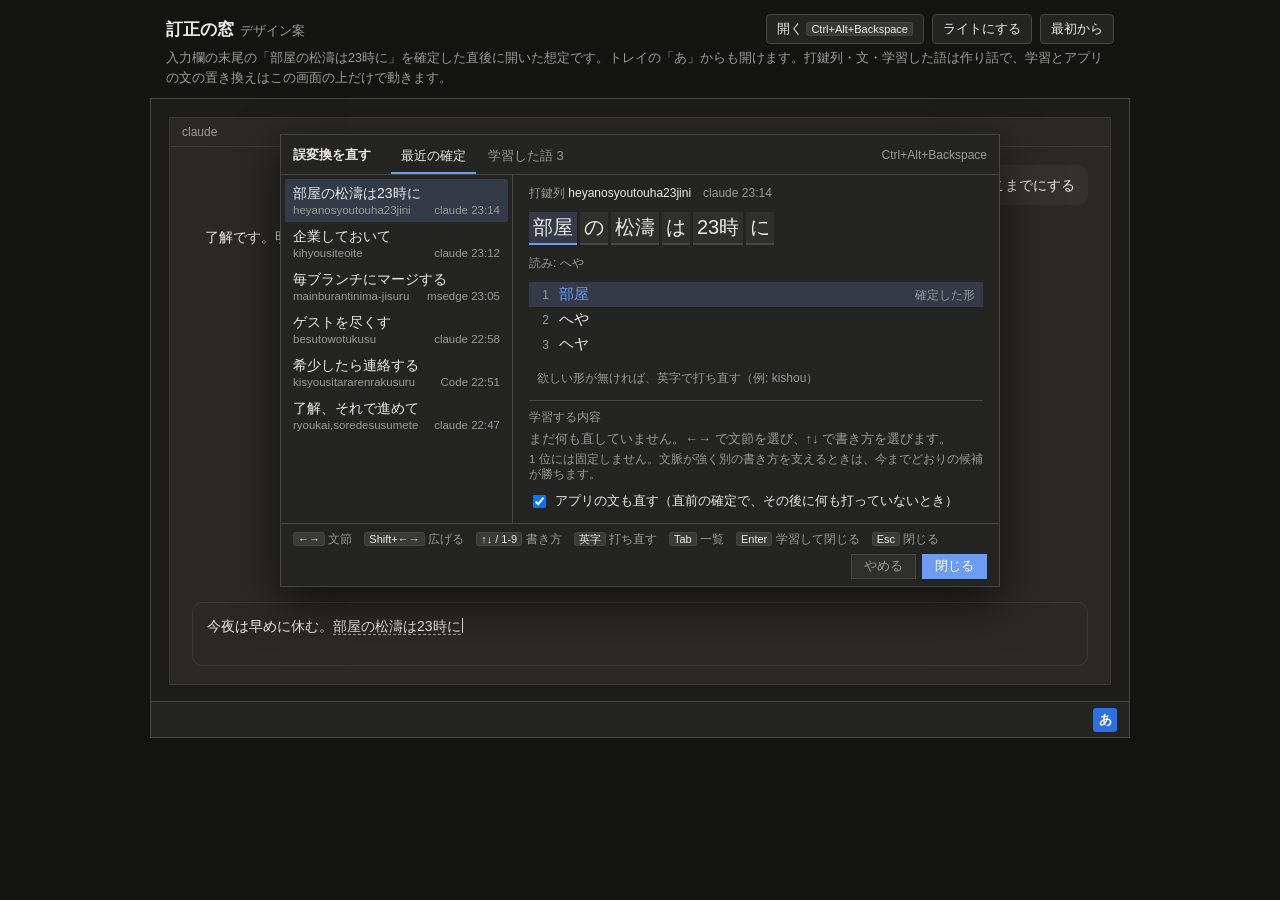
<file: docs/mock/correction-window.html>
<!doctype html>
<html lang="ja" data-theme="dark">
<head>
<meta charset="utf-8">
<meta name="viewport" content="width=device-width, initial-scale=1">
<title>訂正の窓（案）</title>
<!--
  訂正の窓のデザイン案（2026-11-08、docs/decisions.md「本人の要望（2026-11-07、誤変換の学習）」）。
  配色・字体は ime/RomajiSlmIme.cs の Popup に揃えた。打鍵列・文・学習した語はすべて作り話で、
  変換・学習・アプリの文の置き換えはこの画面の上だけで動く（変換サーバにはつながない）。
-->
<style>
:root { --font: "Yu Gothic UI", "Segoe UI", "Meiryo", sans-serif; }
:root[data-theme="dark"] {
  --page: #141413; --desk: #1c1c1b; --app: #2a2927; --app-line: #3a3936; --bubble: #33322f;
  --win: #242422; --fg: #ECEBE6; --muted: #9C9B95; --accent: #6D9CF0; --border: #464642;
  --sel: #343A48; --err: #E57367; --chip: #2f2f2c; --shadow: 0 14px 44px rgba(0,0,0,.6);
  --menu: #2b2b29; --kbd: #3a3a37;
}
:root[data-theme="light"] {
  --page: #f2f1ec; --desk: #e4e3dd; --app: #fbfaf6; --app-line: #e2e0d8; --bubble: #efede6;
  --win: #FFFFFC; --fg: #1D1D1B; --muted: #6B6B66; --accent: #2F6FDE; --border: #C8C7C0;
  --sel: #E8EFFC; --err: #C0392B; --chip: #f3f2ec; --shadow: 0 14px 44px rgba(0,0,0,.2);
  --menu: #ffffff; --kbd: #ebeae4;
}
* { box-sizing: border-box; }
[hidden] { display: none !important; }
body { margin: 0; background: var(--page); color: var(--fg); font-family: var(--font); }
button { font: inherit; color: inherit; }
kbd { font-family: var(--font); font-size: 11px; background: var(--kbd); border: 1px solid var(--border);
      border-radius: 3px; padding: 0 4px; color: var(--fg); white-space: nowrap; }

.bar { display: flex; flex-wrap: wrap; gap: 8px 16px; align-items: center; justify-content: space-between;
       max-width: 980px; margin: 0 auto; padding: 14px 16px 4px; }
.bar-title { font-size: 17px; font-weight: 600; }
.bar-title span { font-weight: 400; color: var(--muted); font-size: 13px; margin-left: 6px; }
.bar-actions { display: flex; gap: 8px; flex-wrap: wrap; }
.bar-actions button { background: var(--win); border: 1px solid var(--border); border-radius: 4px;
                      padding: 5px 10px; cursor: pointer; font-size: 13px; }
.lead { max-width: 980px; margin: 0 auto; padding: 0 16px 10px; color: var(--muted); font-size: 12.5px; line-height: 1.6; }

.desk { position: relative; max-width: 980px; height: 640px; margin: 0 auto 24px; background: var(--desk);
        border: 1px solid var(--border); overflow: hidden; }
.app { position: absolute; inset: 18px 18px 52px; background: var(--app); border: 1px solid var(--app-line);
       display: flex; flex-direction: column; }
.app-title { font-size: 12px; color: var(--muted); padding: 7px 12px; border-bottom: 1px solid var(--app-line); }
.conv { flex: 1; padding: 18px 22px; display: flex; flex-direction: column; gap: 12px; overflow: hidden; }
.msg { max-width: 70%; padding: 9px 13px; border-radius: 10px; font-size: 14px; line-height: 1.6; }
.msg.me { align-self: flex-end; background: var(--bubble); }
.msg.ai { align-self: flex-start; }
.input { margin: 0 22px 18px; min-height: 64px; border: 1px solid var(--app-line); border-radius: 10px;
         padding: 12px 14px; font-size: 14px; line-height: 1.6; background: var(--app); }
.input .last { border-bottom: 1px dashed var(--muted); }
.input .flash { background: var(--sel); transition: background 1.5s; }
.caret { display: inline-block; width: 1px; height: 1.1em; background: var(--fg); vertical-align: -2px;
         animation: blink 1s steps(1) infinite; margin-left: 1px; }
@keyframes blink { 50% { opacity: 0; } }

.taskbar { position: absolute; left: 0; right: 0; bottom: 0; height: 36px; background: var(--win);
           border-top: 1px solid var(--border); display: flex; justify-content: flex-end; align-items: center; padding: 0 12px; }
.tray { width: 24px; height: 24px; border-radius: 3px; border: 0; background: #2F6FDE; color: #fff;
        font-weight: 700; font-size: 13px; cursor: pointer; }
.menu { position: absolute; right: 10px; bottom: 40px; background: var(--menu); border: 1px solid var(--border);
        box-shadow: var(--shadow); padding: 4px 0; font-size: 13px; min-width: 330px; z-index: 5; }
.menu div { padding: 6px 14px; }
.menu .item { cursor: default; }
.menu .item:hover { background: var(--sel); }
.menu .dis { color: var(--muted); }
.menu hr { border: 0; border-top: 1px solid var(--border); margin: 4px 0; }
.menu .new { color: var(--accent); }
.menu .new small { color: var(--muted); }

/* 訂正の窓 */
.fix { position: absolute; left: 50%; bottom: 150px; transform: translateX(-50%); width: min(720px, calc(100% - 32px));
       background: var(--win); border: 1px solid var(--border); box-shadow: var(--shadow); z-index: 4;
       display: flex; flex-direction: column; font-size: 14px; }
.fix-head { display: flex; align-items: center; gap: 12px; padding: 8px 12px 0; border-bottom: 1px solid var(--border); }
.fix-title { font-weight: 600; font-size: 13px; padding-bottom: 8px; }
.tabs { display: flex; gap: 2px; margin-left: 8px; }
.tabs button { border: 0; background: none; padding: 4px 10px 7px; font-size: 13px; color: var(--muted); cursor: pointer;
               border-bottom: 2px solid transparent; }
.tabs button.on { color: var(--fg); border-bottom-color: var(--accent); }
.fix-hk { margin-left: auto; padding-bottom: 8px; color: var(--muted); font-size: 12px; }
.fix-body { display: grid; grid-template-columns: 232px 1fr; min-height: 300px; }
.list { list-style: none; margin: 0; padding: 4px; border-right: 1px solid var(--border); overflow: auto; max-height: 360px; }
.list li { padding: 6px 8px; cursor: pointer; border-radius: 2px; }
.list li.sel { background: var(--sel); }
.fix.focus-list .list li.sel { outline: 1px solid var(--accent); outline-offset: -1px; }
.list .t { font-size: 14px; white-space: nowrap; overflow: hidden; text-overflow: ellipsis; }
.list .t.changed { color: var(--accent); }
.list .m { display: flex; justify-content: space-between; gap: 6px; font-size: 11.5px; color: var(--muted); margin-top: 1px; }
.list .m span:first-child { overflow: hidden; text-overflow: ellipsis; white-space: nowrap; }

.editor { padding: 10px 16px 12px; display: flex; flex-direction: column; gap: 10px; min-width: 0; }
.meta { font-size: 12px; color: var(--muted); }
.meta code { font-family: var(--font); color: var(--fg); }
.chips { display: flex; flex-wrap: wrap; gap: 3px; font-size: 20px; line-height: 1.4; }
.chip { padding: 1px 4px 2px; border-bottom: 2px solid var(--border); cursor: pointer; background: var(--chip); }
.chip.sel { border-bottom-color: var(--accent); background: var(--sel); }
.fix.focus-list .chip.sel { border-bottom-color: var(--muted); background: var(--chip); }
.chip.changed { color: var(--accent); }
.note { font-size: 12px; color: var(--muted); min-height: 1em; }
.alts { list-style: none; margin: 0; padding: 0; display: flex; flex-direction: column; max-height: 184px; overflow: auto; }
.alts li { display: flex; align-items: baseline; gap: 10px; padding: 3px 8px; font-size: 15px; cursor: pointer; }
.alts li .n { width: 1em; color: var(--muted); font-size: 12px; text-align: right; }
.alts li .tag { margin-left: auto; font-size: 11.5px; color: var(--muted); }
.alts li.sel { background: var(--sel); color: var(--accent); }
.typebox { display: flex; align-items: center; gap: 8px; font-size: 13px; color: var(--muted); }
.typebox input { flex: 1; font: 15px var(--font); color: var(--fg); background: var(--chip); border: 1px solid var(--accent);
                 padding: 3px 6px; outline: none; min-width: 0; }
.hint { font-size: 12px; color: var(--muted); padding: 3px 8px; }
.learn { border-top: 1px solid var(--border); padding-top: 8px; font-size: 13px; }
.learn h4 { margin: 0 0 4px; font-size: 12px; font-weight: 400; color: var(--muted); }
.learn .row { display: flex; flex-wrap: wrap; align-items: baseline; gap: 4px 10px; padding: 2px 0; }
.learn .pair b { font-weight: 600; color: var(--accent); }
.learn .was { color: var(--muted); font-size: 12px; }
.learn .why { color: var(--muted); font-size: 12px; width: 100%; padding-left: 2px; }
.meter { letter-spacing: 1px; font-size: 11px; color: var(--accent); }
.meter i { font-style: normal; color: var(--border); }
.learn .none { color: var(--muted); }
.learn .rule { color: var(--muted); font-size: 11.5px; margin-top: 4px; }
.replace { display: flex; align-items: center; gap: 6px; font-size: 12.5px; }
.replace.off { color: var(--muted); }

.learned { padding: 6px 12px 12px; }
.learned table { width: 100%; border-collapse: collapse; font-size: 14px; }
.learned td { padding: 6px 6px; border-bottom: 1px solid var(--border); }
.learned tr.sel td { background: var(--sel); }
.learned .r { color: var(--muted); }
.learned .s { font-weight: 600; }
.learned .d { color: var(--muted); font-size: 12px; }
.learned button { background: none; border: 1px solid var(--border); border-radius: 3px; padding: 1px 8px; font-size: 12px; cursor: pointer; }
.learned p { color: var(--muted); font-size: 12px; margin: 8px 2px 0; line-height: 1.6; }

.fix-foot { display: flex; flex-wrap: wrap; align-items: center; gap: 6px 14px; padding: 7px 12px; border-top: 1px solid var(--border);
            font-size: 12px; color: var(--muted); }
.fix-foot .keys { display: flex; flex-wrap: wrap; gap: 4px 12px; }
.fix-foot .btns { margin-left: auto; display: flex; gap: 6px; }
.fix-foot .btns button { border: 1px solid var(--border); background: var(--chip); padding: 3px 12px; font-size: 12.5px; cursor: pointer; }
.fix-foot .btns .primary { background: var(--accent); border-color: var(--accent); color: #fff; }

.toast { position: absolute; right: 14px; bottom: 46px; background: var(--win); border: 1px solid var(--border);
         box-shadow: var(--shadow); padding: 10px 14px; font-size: 13px; max-width: 380px; z-index: 6; line-height: 1.6; }
.toast .small { color: var(--muted); font-size: 12px; }
.toast button { background: none; border: 0; color: var(--accent); cursor: pointer; padding: 0; font-size: 12.5px; margin-top: 2px; }

@media (max-width: 640px) {
  .desk { height: 760px; }
  .fix { bottom: 60px; }
  .fix-body { grid-template-columns: 1fr; }
  .list { border-right: 0; border-bottom: 1px solid var(--border); max-height: 140px; }
}
</style>
</head>
<body>
<header class="bar">
  <div class="bar-title">訂正の窓<span>デザイン案</span></div>
  <div class="bar-actions">
    <button id="openBtn">開く <kbd>Ctrl+Alt+Backspace</kbd></button>
    <button id="themeBtn">ライトにする</button>
    <button id="resetBtn">最初から</button>
  </div>
</header>
<p class="lead">入力欄の末尾の「部屋の松濤は23時に」を確定した直後に開いた想定です。トレイの「あ」からも開けます。打鍵列・文・学習した語は作り話で、学習とアプリの文の置き換えはこの画面の上だけで動きます。</p>

<main class="desk" id="desk">
  <section class="app">
    <div class="app-title">claude</div>
    <div class="conv">
      <div class="msg me">今日の作業はここまでにする</div>
      <div class="msg ai">了解です。明日やることを 3 つにまとめておきます。</div>
    </div>
    <div class="input" id="appInput"></div>
  </section>
  <div class="taskbar"><button class="tray" id="tray" title="romaji-slm">あ</button></div>
  <div class="menu" id="menu" hidden>
    <div class="item">romaji-slm で日本語を入力する（Ctrl+Alt+Space）</div>
    <div class="dis">変換サーバ: 準備完了</div>
    <hr>
    <div class="item new" id="menuFix">誤変換を直す… <small>Ctrl+Alt+Backspace</small></div>
    <div class="item">使用状況をコピー</div>
    <div class="item">設定とログのフォルダを開く</div>
    <hr>
    <div class="item">終了</div>
  </div>
  <div class="fix" id="fix" hidden></div>
  <div class="toast" id="toast" hidden></div>
</main>

<script>
"use strict";
const $ = (s) => document.querySelector(s);
const esc = (s) => String(s).replace(/[&<>"]/g, (ch) => ({ "&": "&amp;", "<": "&lt;", ">": "&gt;", '"': "&quot;" }[ch]));
const isAscii = (s) => /^[\x20-\x7e]+$/.test(s);

function chip(r, s, alts, extra) {
  return Object.assign({ r, s, orig: s, origR: r, alts, idx: Math.max(0, alts.indexOf(s)) }, extra || {});
}

// 直近の確定（新しい順）。作り話
function sampleItems() {
  return [
    { app: "claude", time: "23:14", romaji: "heyanosyoutouha23jini", chips: [
      chip("へや", "部屋", ["部屋", "へや", "ヘヤ"]),
      chip("の", "の", ["の", "乃", "ノ"]),
      chip("しょうとう", "松濤", ["松濤", "消灯", "小刀", "照灯", "しょうとう", "ショウトウ"]),
      chip("は", "は", ["は", "葉", "歯", "ハ"]),
      chip("23じ", "23時", ["23時", "23字", "23じ"]),
      chip("に", "に", ["に", "二", "荷", "ニ"]) ] },
    { app: "claude", time: "23:12", romaji: "kihyousiteoite", chips: [
      chip("きぎょう", "企業", ["企業", "起業", "機業", "きぎょう", "キギョウ"],
           { typo: "kihyou", note: "kihyou の h を g の打ち間違いとみて「きぎょう」と読んだ" }),
      chip("して", "して", ["して", "シテ"]),
      chip("おいて", "おいて", ["おいて", "置いて", "於いて", "オイテ"]) ] },
    { app: "msedge", time: "23:05", romaji: "mainburantinima-jisuru", chips: [
      chip("まい", "毎", ["毎", "舞", "米", "main", "まい", "マイ"]),
      chip("ぶらんち", "ブランチ", ["ブランチ", "branch", "ぶらんち"]),
      chip("に", "に", ["に", "二", "荷"]),
      chip("まーじ", "マージ", ["マージ", "merge", "まーじ"]),
      chip("する", "する", ["する", "スル", "擦る"]) ] },
    { app: "claude", time: "22:58", romaji: "besutowotukusu", chips: [
      chip("げすと", "ゲスト", ["ゲスト", "げすと", "guest"],
           { typo: "besuto", note: "besuto の b を g の打ち間違いとみて「げすと」と読んだ" }),
      chip("を", "を", ["を", "ヲ"]),
      chip("つくす", "尽くす", ["尽くす", "つくす", "ツクス"]) ] },
    { app: "Code", time: "22:51", romaji: "kisyousitararenrakusuru", chips: [
      chip("きしょう", "希少", ["希少", "起床", "気象", "記章", "徽章", "きしょう", "キショウ"]),
      chip("したら", "したら", ["したら", "シタラ"]),
      chip("れんらく", "連絡", ["連絡", "れんらく", "レンラク"]),
      chip("する", "する", ["する", "スル"]) ] },
    { app: "claude", time: "22:47", romaji: "ryoukai,soredesusumete", chips: [
      chip("りょうかい", "了解", ["了解", "領海", "りょうかい", "リョウカイ"]),
      chip("、", "、", ["、", ",", "，"]),
      chip("それで", "それで", ["それで", "ソレデ"]),
      chip("すすめて", "進めて", ["進めて", "勧めて", "薦めて", "すすめて"]) ] },
  ];
}
function sampleLearned() {
  return [
    { r: "しょうとう", s: "消灯", n: 1, last: "11-05" },
    { r: "せいやく", s: "制約", n: 3, last: "11-02" },
    { r: "じぇみに", s: "gemini", n: 1, last: "10-26" },
  ];
}
// 打ち直したときの書き方（本物は辞書の N-best と英字のまま）
const TYPED = {
  kihyou: ["起票", "貴表", "きひょう", "キヒョウ"],
  besuto: ["ベスト", "べすと", "best"],
  syoutou: ["消灯", "松濤", "小刀", "照灯", "しょうとう", "ショウトウ"],
  shoutou: ["消灯", "松濤", "小刀", "照灯", "しょうとう", "ショウトウ"],
  kisyou: ["起床", "気象", "希少", "記章", "きしょう", "キショウ"],
  kishou: ["起床", "気象", "希少", "記章", "きしょう", "キショウ"],
  main: ["main", "毎", "まい", "マイ"],
  branch: ["branch", "ブランチ"],
  merge: ["merge", "マージ"],
};

// ローマ字 → ひらがな（モックの打ち直し用の簡易版）
const KANA = { a:"あ",i:"い",u:"う",e:"え",o:"お", ka:"か",ki:"き",ku:"く",ke:"け",ko:"こ", sa:"さ",si:"し",shi:"し",su:"す",se:"せ",so:"そ",
  ta:"た",ti:"ち",chi:"ち",tu:"つ",tsu:"つ",te:"て",to:"と", na:"な",ni:"に",nu:"ぬ",ne:"ね",no:"の", ha:"は",hi:"ひ",hu:"ふ",fu:"ふ",he:"へ",ho:"ほ",
  ma:"ま",mi:"み",mu:"む",me:"め",mo:"も", ya:"や",yu:"ゆ",yo:"よ", ra:"ら",ri:"り",ru:"る",re:"れ",ro:"ろ", wa:"わ",wo:"を",
  ga:"が",gi:"ぎ",gu:"ぐ",ge:"げ",go:"ご", za:"ざ",zi:"じ",ji:"じ",zu:"ず",ze:"ぜ",zo:"ぞ", da:"だ",di:"ぢ",du:"づ",de:"で",do:"ど",
  ba:"ば",bi:"び",bu:"ぶ",be:"べ",bo:"ぼ", pa:"ぱ",pi:"ぴ",pu:"ぷ",pe:"ぺ",po:"ぽ", fa:"ふぁ",fi:"ふぃ",fe:"ふぇ",fo:"ふぉ",
  ja:"じゃ",ju:"じゅ",jo:"じょ", cha:"ちゃ",chu:"ちゅ",cho:"ちょ", sha:"しゃ",shu:"しゅ",sho:"しょ", "-":"ー", xtu:"っ", ltu:"っ" };
for (const c of "kstnhmrgzdbpj") {
  const base = KANA[c + "i"]; if (!base) continue;
  KANA[c + "ya"] = base + "ゃ"; KANA[c + "yu"] = base + "ゅ"; KANA[c + "yo"] = base + "ょ";
}
function toHira(s) {
  let out = "", i = 0; const V = "aiueo";
  while (i < s.length) {
    const ch = s[i], nx = s[i + 1];
    if (ch === "n" && nx === "n") { out += "ん"; i += (V.includes(s[i + 2] || "") || s[i + 2] === "y") ? 1 : 2; continue; }
    if (ch === "n" && (nx === undefined || (!V.includes(nx) && nx !== "y"))) { out += "ん"; i++; continue; }
    if (ch === nx && /[bcdfghjklmpqrstvwxyz]/.test(ch)) { out += "っ"; i++; continue; }
    let hit = false;
    for (const L of [3, 2, 1]) { const k = s.substr(i, L); if (KANA[k]) { out += KANA[k]; i += L; hit = true; break; } }
    if (!hit) { out += ch; i++; }
  }
  return out;
}
const toKata = (h) => h.replace(/[ぁ-ゖ]/g, (ch) => String.fromCharCode(ch.charCodeAt(0) + 0x60));
function typedAlts(t) {
  t = t.toLowerCase();
  if (TYPED[t]) return TYPED[t].slice();
  const h = toHira(t), list = [h, toKata(h)];
  if (/^[a-z]+$/.test(t)) list.push(t);
  return [...new Set(list.filter(Boolean))];
}

let items, learned, st, appBase, undo;
const TODAY = "11-08", CAP = 5;

function reset() {
  items = sampleItems();
  learned = sampleLearned();
  appBase = "今夜は早めに休む。";
  st = { open: false, tab: "recent", sel: 0, focus: "editor", a: 0, b: 0, typing: null, tIdx: 0, replace: true, lsel: 0 };
  undo = null;
  $("#fix").hidden = true; $("#menu").hidden = true; $("#toast").hidden = true;
  renderApp();
}
const textOf = (it) => it.chips.map((c) => c.s).join("");
const committed = (it) => it.chips.map((c) => c.orig).join("");

function renderApp(flash) {
  const last = items[0];
  $("#appInput").innerHTML = esc(appBase) + `<span class="last${flash ? " flash" : ""}" title="直前の確定">${esc(last.applied || committed(last))}</span><span class="caret"></span>`;
}

function changes(it) {
  return it.chips.filter((c) => c.s !== c.orig).map((c) => {
    const why = [];
    if (c.fromTyped && c.hadTypo) why.push(`「${c.fromTyped}」を打ち間違いとして直さない`);
    if (isAscii(c.s) && !isAscii(c.orig)) why.push("英字のまま出す");
    const prev = learned.find((l) => l.r === c.r && l.s === c.s);
    return { r: c.r, s: c.s, was: c.orig, n: Math.min(CAP, (prev ? prev.n : 0) + 1), why };
  });
}
const meter = (n) => "●".repeat(n) + `<i>${"●".repeat(CAP - n)}</i>`;
const strength = (n) => (n <= 2 ? "少し上げる" : n < CAP ? "上げる" : "上限");

function open() {
  if (st.open) return;
  st.open = true; st.tab = "recent"; st.sel = 0; st.focus = "editor"; st.a = st.b = 0; st.typing = null; st.replace = true;
  $("#menu").hidden = true;
  $("#fix").hidden = false;
  render();
}
function close() { st.open = false; st.typing = null; $("#fix").hidden = true; }

function render() {
  const fix = $("#fix");
  fix.className = "fix focus-" + (st.tab === "recent" ? st.focus : "learned");
  fix.innerHTML = `
    <div class="fix-head">
      <div class="fix-title">誤変換を直す</div>
      <div class="tabs">
        <button data-tab="recent" class="${st.tab === "recent" ? "on" : ""}">最近の確定</button>
        <button data-tab="learned" class="${st.tab === "learned" ? "on" : ""}">学習した語 ${learned.length}</button>
      </div>
      <div class="fix-hk">Ctrl+Alt+Backspace</div>
    </div>
    ${st.tab === "recent" ? recentHtml() : learnedHtml()}
    <div class="fix-foot"><div class="keys">${footKeys()}</div><div class="btns">${footBtns()}</div></div>`;
  fix.querySelectorAll(".tabs button").forEach((b) => b.onclick = () => { st.tab = b.dataset.tab; st.typing = null; render(); });
  if (st.tab === "recent") bindRecent(); else bindLearned();
  fix.querySelectorAll("[data-act]").forEach((b) => b.onclick = () => act(b.dataset.act));
  if (st.typing !== null) {
    const inp = $("#typeInput"); inp.focus(); inp.setSelectionRange(inp.value.length, inp.value.length);
  }
}

function recentHtml() {
  const it = items[st.sel];
  const list = items.map((x, i) => {
    const changed = textOf(x) !== committed(x);
    return `<li data-i="${i}" class="${i === st.sel ? "sel" : ""}">
      <div class="t${changed ? " changed" : ""}">${esc(textOf(x))}</div>
      <div class="m"><span>${esc(x.romaji)}</span><span>${esc(x.app)} ${x.time}${x.learnedAt ? " · 学習済み" : ""}</span></div></li>`;
  }).join("");
  const chips = it.chips.map((c, i) =>
    `<span class="chip${i >= st.a && i <= st.b ? " sel" : ""}${c.s !== c.orig ? " changed" : ""}" data-c="${i}" title="読み: ${esc(c.r)}">${esc(c.s)}</span>`).join("");
  const cur = it.chips[st.a];
  let note = "";
  if (st.a === st.b) note = `読み: ${esc(cur.r)}` + (cur.note && cur.s === cur.orig ? `　${esc(cur.note)}` : "") + (cur.s !== cur.orig ? `　確定したのは「${esc(cur.orig)}」` : "");
  else note = `${st.b - st.a + 1} 文節をまとめて選んでいます`;

  let altHtml;
  if (st.typing !== null) {
    altHtml = `<div class="typebox">打ち直す <input id="typeInput" value="${esc(st.typing)}" spellcheck="false" autocomplete="off"></div>
               <ol class="alts" id="typedAlts">${typedAltItems()}</ol>`;
  } else if (st.a === st.b) {
    altHtml = `<ol class="alts">${cur.alts.map((s, i) => `<li data-alt="${i}" class="${s === cur.s ? "sel" : ""}"><span class="n">${i < 9 ? i + 1 : ""}</span>${esc(s)}${s === cur.orig ? '<span class="tag">確定した形</span>' : ""}</li>`).join("")}</ol>
               <div class="hint">欲しい形が無ければ、英字で打ち直す（例: ${esc(cur.typo || "kishou")}）</div>`;
  } else {
    altHtml = `<div class="hint">まとめて打ち直すには、英字を打つ</div>`;
  }

  const ch = changes(it);
  const learnHtml = ch.length ? ch.map((c) => `
      <div class="row"><span class="pair">${esc(c.r)} → <b>${esc(c.s)}</b></span><span class="was">今まで ${esc(c.was)}</span>
        <span class="meter" title="${c.n} 回目">${meter(c.n)}</span><span class="was">${strength(c.n)}（${c.n} 回目）</span>
        ${c.why.length ? `<span class="why">${esc(c.why.join("・"))}</span>` : ""}</div>`).join("")
    : `<div class="none">まだ何も直していません。←→ で文節を選び、↑↓ で書き方を選びます。</div>`;
  const canReplace = st.sel === 0 && !it.learnedAt;
  return `<div class="fix-body">
    <ul class="list">${list}</ul>
    <div class="editor">
      <div class="meta">打鍵列 <code>${esc(it.romaji)}</code>　${esc(it.app)} ${it.time}</div>
      <div class="chips">${chips}</div>
      <div class="note">${note}</div>
      ${altHtml}
      <div class="learn"><h4>学習する内容</h4>${learnHtml}
        <div class="rule">1 位には固定しません。文脈が強く別の書き方を支えるときは、今までどおりの候補が勝ちます。</div></div>
      <label class="replace${canReplace ? "" : " off"}"><input type="checkbox" id="replaceBox" ${canReplace && st.replace ? "checked" : ""} ${canReplace ? "" : "disabled"}>
        アプリの文も直す${canReplace ? "（直前の確定で、その後に何も打っていないとき）" : "（直前の確定だけ直せます。これは学習だけ）"}</label>
    </div></div>`;
}
function typedAltItems() {
  const alts = typedAlts(st.typing || "");
  st.tIdx = Math.min(st.tIdx, alts.length - 1);
  return alts.map((s, i) => `<li data-talt="${i}" class="${i === st.tIdx ? "sel" : ""}"><span class="n">${i < 9 ? i + 1 : ""}</span>${esc(s)}</li>`).join("");
}
function bindRecent() {
  const fix = $("#fix");
  fix.querySelectorAll(".list li").forEach((li) => li.onclick = () => { st.sel = +li.dataset.i; st.a = st.b = 0; st.typing = null; st.focus = "list"; render(); });
  fix.querySelectorAll(".chip").forEach((el) => el.onclick = (e) => {
    const i = +el.dataset.c; st.focus = "editor"; st.typing = null;
    if (e.shiftKey) st.b = Math.max(st.a, i); else st.a = st.b = i;
    render();
  });
  fix.querySelectorAll("[data-alt]").forEach((li) => li.onclick = () => { st.focus = "editor"; chooseAlt(+li.dataset.alt); });
  const box = $("#replaceBox"); if (box) box.onchange = () => { st.replace = box.checked; };
  const inp = $("#typeInput");
  if (inp) {
    inp.oninput = () => { st.typing = inp.value.replace(/[^a-zA-Z\-,.']/g, ""); if (inp.value !== st.typing) inp.value = st.typing; st.tIdx = 0; $("#typedAlts").innerHTML = typedAltItems(); bindTyped(); };
    inp.onkeydown = (e) => {
      e.stopPropagation();
      const n = typedAlts(st.typing).length;
      if (e.key === "ArrowDown") { e.preventDefault(); st.tIdx = (st.tIdx + 1) % n; $("#typedAlts").innerHTML = typedAltItems(); bindTyped(); }
      else if (e.key === "ArrowUp") { e.preventDefault(); st.tIdx = (st.tIdx - 1 + n) % n; $("#typedAlts").innerHTML = typedAltItems(); bindTyped(); }
      else if (e.key === "Enter") { e.preventDefault(); applyTyped(); }
      else if (e.key === "Escape") { e.preventDefault(); st.typing = null; render(); }
      else if (/^[1-9]$/.test(e.key)) { e.preventDefault(); const k = +e.key - 1; if (k < n) { st.tIdx = k; applyTyped(); } }
      else if (e.key === "Backspace" && inp.value === "") { e.preventDefault(); st.typing = null; render(); }
    };
    bindTyped();
  }
}
function bindTyped() {
  document.querySelectorAll("[data-talt]").forEach((li) => li.onclick = () => { st.tIdx = +li.dataset.talt; applyTyped(); });
}
function chooseAlt(k) {
  const c = items[st.sel].chips[st.a];
  if (k < 0 || k >= c.alts.length) return;
  c.idx = k; c.s = c.alts[k]; render();
}
function applyTyped() {
  const it = items[st.sel], t = (st.typing || "").toLowerCase();
  if (!t) { st.typing = null; render(); return; }
  const alts = typedAlts(t), s = alts[st.tIdx] || alts[0];
  const span = it.chips.slice(st.a, st.b + 1);
  const nc = chip(toHira(t), s, alts, {});
  nc.orig = span.map((c) => c.orig).join(""); nc.origR = span.map((c) => c.origR).join("");
  nc.fromTyped = t; nc.hadTypo = span.some((c) => c.typo);
  if (nc.r === nc.origR && span.length === 1) { nc.note = span[0].note; nc.typo = span[0].typo; }
  it.chips.splice(st.a, st.b - st.a + 1, nc);
  st.b = st.a; st.typing = null; st.tIdx = 0; render();
}

function learnedHtml() {
  const rows = learned.map((l, i) => `<tr data-l="${i}" class="${i === st.lsel ? "sel" : ""}">
      <td class="r">${esc(l.r)} →</td><td class="s">${esc(l.s)}</td>
      <td><span class="meter">${meter(Math.min(CAP, l.n))}</span></td><td class="d">${l.n} 回・最後 ${l.last}</td>
      <td style="text-align:right"><button data-del="${i}">外す</button></td></tr>`).join("");
  return `<div class="learned">${learned.length ? `<table>${rows}</table>` : `<p>学習した語はありません。</p>`}
    <p>直すたびに 1 段上がり、5 段で止まります。90 日使わない語は 1 段ずつ下がり、元の書き方を選び直すと 1 段下がります（案）。</p></div>`;
}
function bindLearned() {
  document.querySelectorAll("[data-del]").forEach((b) => b.onclick = () => { learned.splice(+b.dataset.del, 1); st.lsel = Math.min(st.lsel, learned.length - 1); render(); });
  document.querySelectorAll("[data-l]").forEach((tr) => tr.onclick = (e) => { if (e.target.tagName !== "BUTTON") { st.lsel = +tr.dataset.l; render(); } });
}

function footKeys() {
  const k = (keys, label) => `<span><kbd>${keys}</kbd> ${label}</span>`;
  if (st.tab === "learned") return k("↑↓", "選ぶ") + k("Delete", "外す") + k("Esc", "閉じる");
  if (st.typing !== null) return k("↑↓ / 1-9", "書き方") + k("Enter", "この文節に入れる") + k("Esc", "やめる");
  if (st.focus === "list") return k("↑↓", "確定を選ぶ") + k("→ / Tab", "文を直す") + k("Enter", "学習して閉じる") + k("Esc", "閉じる");
  return k("←→", "文節") + k("Shift+←→", "広げる") + k("↑↓ / 1-9", "書き方") + k("英字", "打ち直す") + k("Tab", "一覧") + k("Enter", "学習して閉じる") + k("Esc", "閉じる");
}
function footBtns() {
  if (st.tab === "learned") return `<button data-act="close">閉じる</button>`;
  const n = changes(items[st.sel]).length;
  return `<button data-act="close">やめる</button><button class="primary" data-act="learn">${n ? "学習する" : "閉じる"}</button>`;
}
function act(a) { if (a === "close") close(); if (a === "learn") learn(); }

function learn() {
  const it = items[st.sel], ch = changes(it);
  if (!ch.length) { close(); return; }
  undo = { learned: JSON.parse(JSON.stringify(learned)), it: st.sel, chips: JSON.parse(JSON.stringify(it.chips)), applied: it.applied, learnedAt: it.learnedAt };
  for (const c of ch) {
    const prev = learned.find((l) => l.r === c.r && l.s === c.s);
    if (prev) { prev.n = Math.min(CAP, prev.n + 1); prev.last = TODAY; learned.splice(learned.indexOf(prev), 1); learned.unshift(prev); }
    else learned.unshift({ r: c.r, s: c.s, n: 1, last: TODAY });
  }
  const replaced = st.sel === 0 && st.replace && !it.learnedAt;
  if (replaced) it.applied = textOf(it);
  it.learnedAt = TODAY;
  close();
  renderApp(replaced);
  const words = ch.map((c) => `「${esc(c.s)}」`).join("");
  toast(`${words}を${strength(ch[0].n)}ようにしました<br><span class="small">${replaced ? "アプリの文も直しました。" : "アプリの文はそのままです。"}次の変換から効きます。</span><br><button id="undoBtn">取り消す</button>`);
  $("#undoBtn").onclick = () => {
    learned = undo.learned; const x = items[undo.it]; x.chips = undo.chips; x.applied = undo.applied; x.learnedAt = undo.learnedAt;
    renderApp(); toast("取り消しました");
  };
}
let toastTimer;
function toast(html) {
  const t = $("#toast"); t.innerHTML = html; t.hidden = false;
  clearTimeout(toastTimer); toastTimer = setTimeout(() => { t.hidden = true; }, 8000);
}

document.addEventListener("keydown", (e) => {
  if (e.ctrlKey && e.altKey && e.key === "Backspace") { e.preventDefault(); open(); return; }
  if (!st.open) return;
  if (st.typing !== null) return;   // 打ち直しの欄が受ける
  const it = items[st.sel];
  if (e.key === "Escape") { e.preventDefault(); close(); return; }
  if (st.tab === "learned") {
    if (e.key === "ArrowDown") { e.preventDefault(); st.lsel = Math.min(learned.length - 1, st.lsel + 1); render(); }
    if (e.key === "ArrowUp") { e.preventDefault(); st.lsel = Math.max(0, st.lsel - 1); render(); }
    if (e.key === "Delete" && learned.length) { e.preventDefault(); learned.splice(st.lsel, 1); st.lsel = Math.max(0, Math.min(st.lsel, learned.length - 1)); render(); }
    return;
  }
  if (e.key === "Tab") { e.preventDefault(); st.focus = st.focus === "list" ? "editor" : "list"; render(); return; }
  if (e.key === "Enter") { e.preventDefault(); learn(); return; }
  if (st.focus === "list") {
    if (e.key === "ArrowDown") { e.preventDefault(); st.sel = Math.min(items.length - 1, st.sel + 1); st.a = st.b = 0; render(); }
    else if (e.key === "ArrowUp") { e.preventDefault(); st.sel = Math.max(0, st.sel - 1); st.a = st.b = 0; render(); }
    else if (e.key === "ArrowRight") { e.preventDefault(); st.focus = "editor"; render(); }
    return;
  }
  const n = it.chips.length;
  if (e.key === "ArrowRight") { e.preventDefault(); if (e.shiftKey) st.b = Math.min(n - 1, st.b + 1); else { st.a = st.b = Math.min(n - 1, st.b + 1); } render(); }
  else if (e.key === "ArrowLeft") { e.preventDefault(); if (e.shiftKey) st.b = Math.max(st.a, st.b - 1); else { st.a = st.b = Math.max(0, st.a - 1); } render(); }
  else if ((e.key === "ArrowDown" || e.key === "ArrowUp") && st.a === st.b) {
    e.preventDefault(); const c = it.chips[st.a], m = c.alts.length, cur = Math.max(0, c.alts.indexOf(c.s));
    chooseAlt((cur + (e.key === "ArrowDown" ? 1 : m - 1)) % m);
  }
  else if (/^[1-9]$/.test(e.key) && st.a === st.b) { e.preventDefault(); chooseAlt(+e.key - 1); }
  else if (/^[a-zA-Z]$/.test(e.key) && !e.ctrlKey && !e.altKey && !e.metaKey) { e.preventDefault(); st.typing = e.key.toLowerCase(); st.tIdx = 0; render(); }
});

$("#openBtn").onclick = open;
$("#resetBtn").onclick = reset;
$("#tray").onclick = (e) => { e.stopPropagation(); $("#menu").hidden = !$("#menu").hidden; };
$("#tray").oncontextmenu = (e) => { e.preventDefault(); e.stopPropagation(); $("#menu").hidden = false; };
$("#menuFix").onclick = (e) => { e.stopPropagation(); open(); };
document.addEventListener("click", (e) => { if (!$("#menu").contains(e.target)) $("#menu").hidden = true; });
$("#themeBtn").onclick = () => {
  const root = document.documentElement, dark = root.dataset.theme === "dark";
  root.dataset.theme = dark ? "light" : "dark";
  $("#themeBtn").textContent = dark ? "ダークにする" : "ライトにする";
};
reset();
open();
</script>
</body>
</html>
</file>
